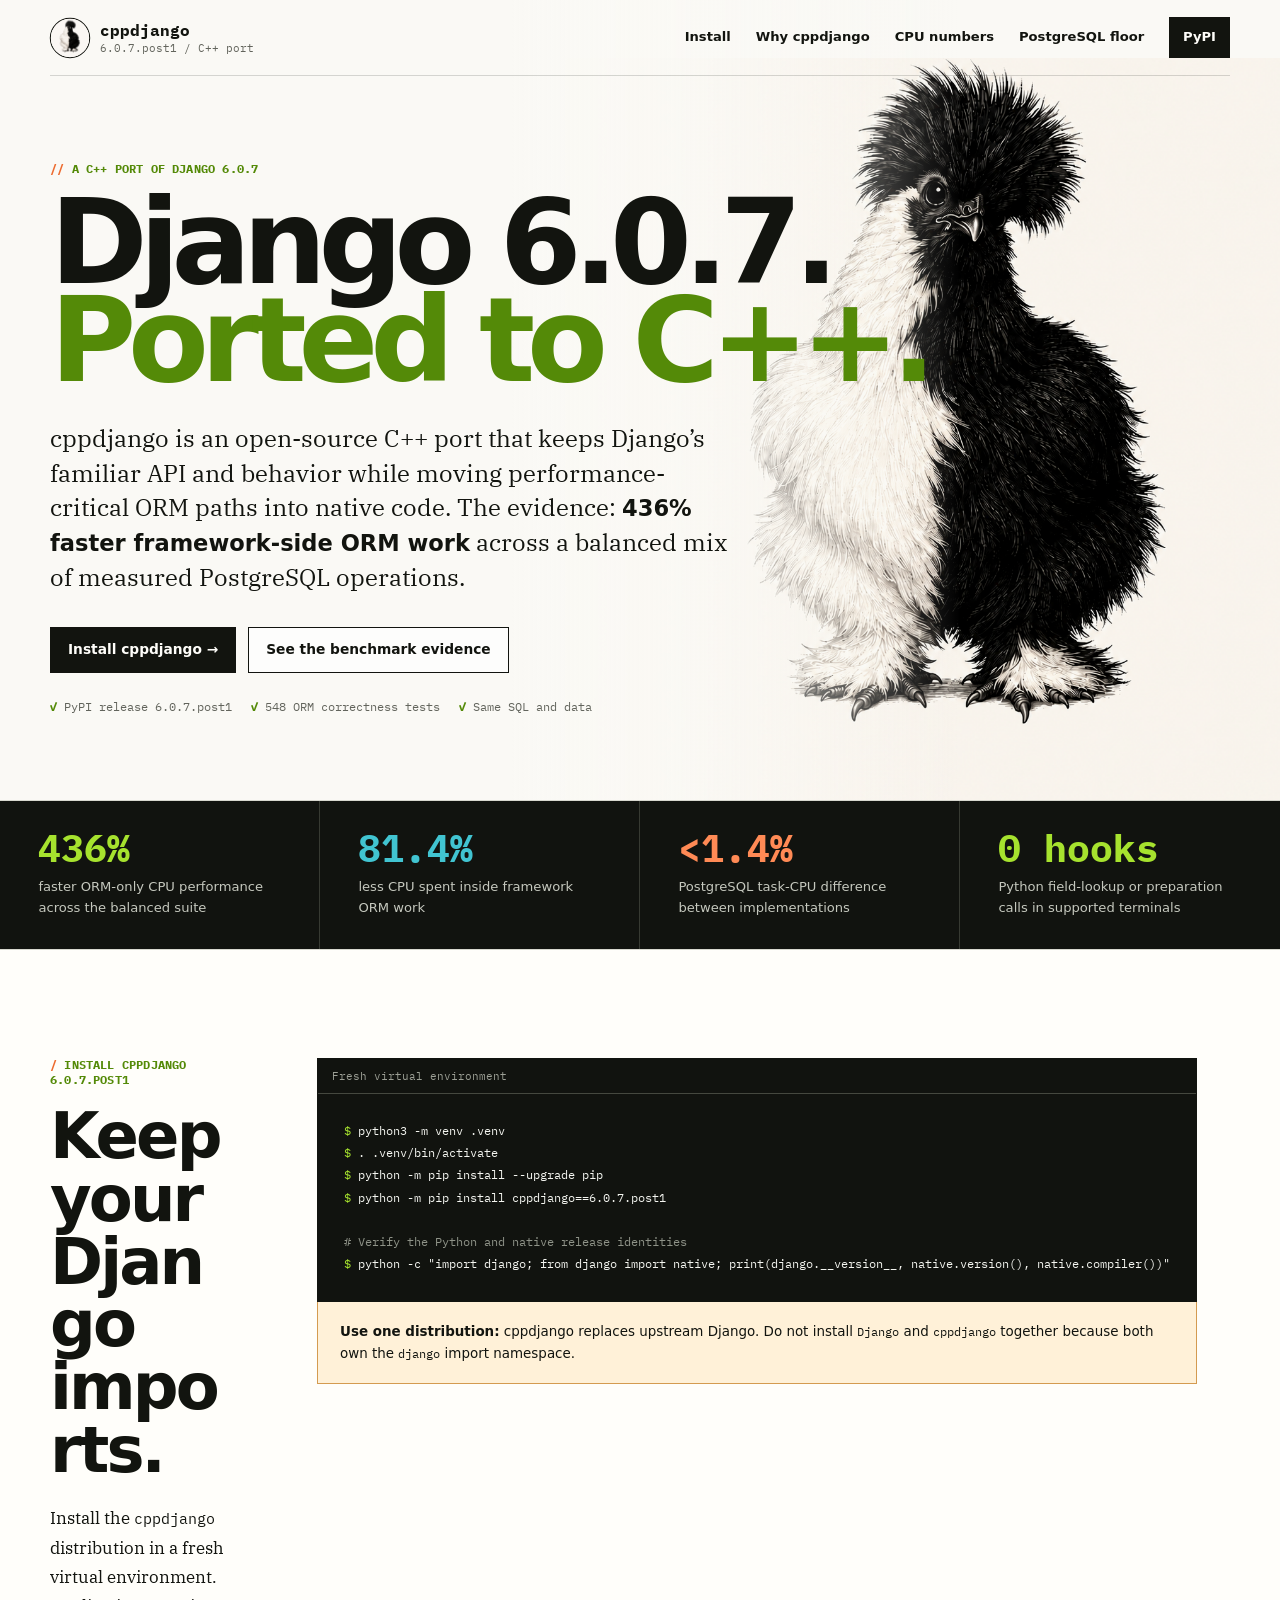
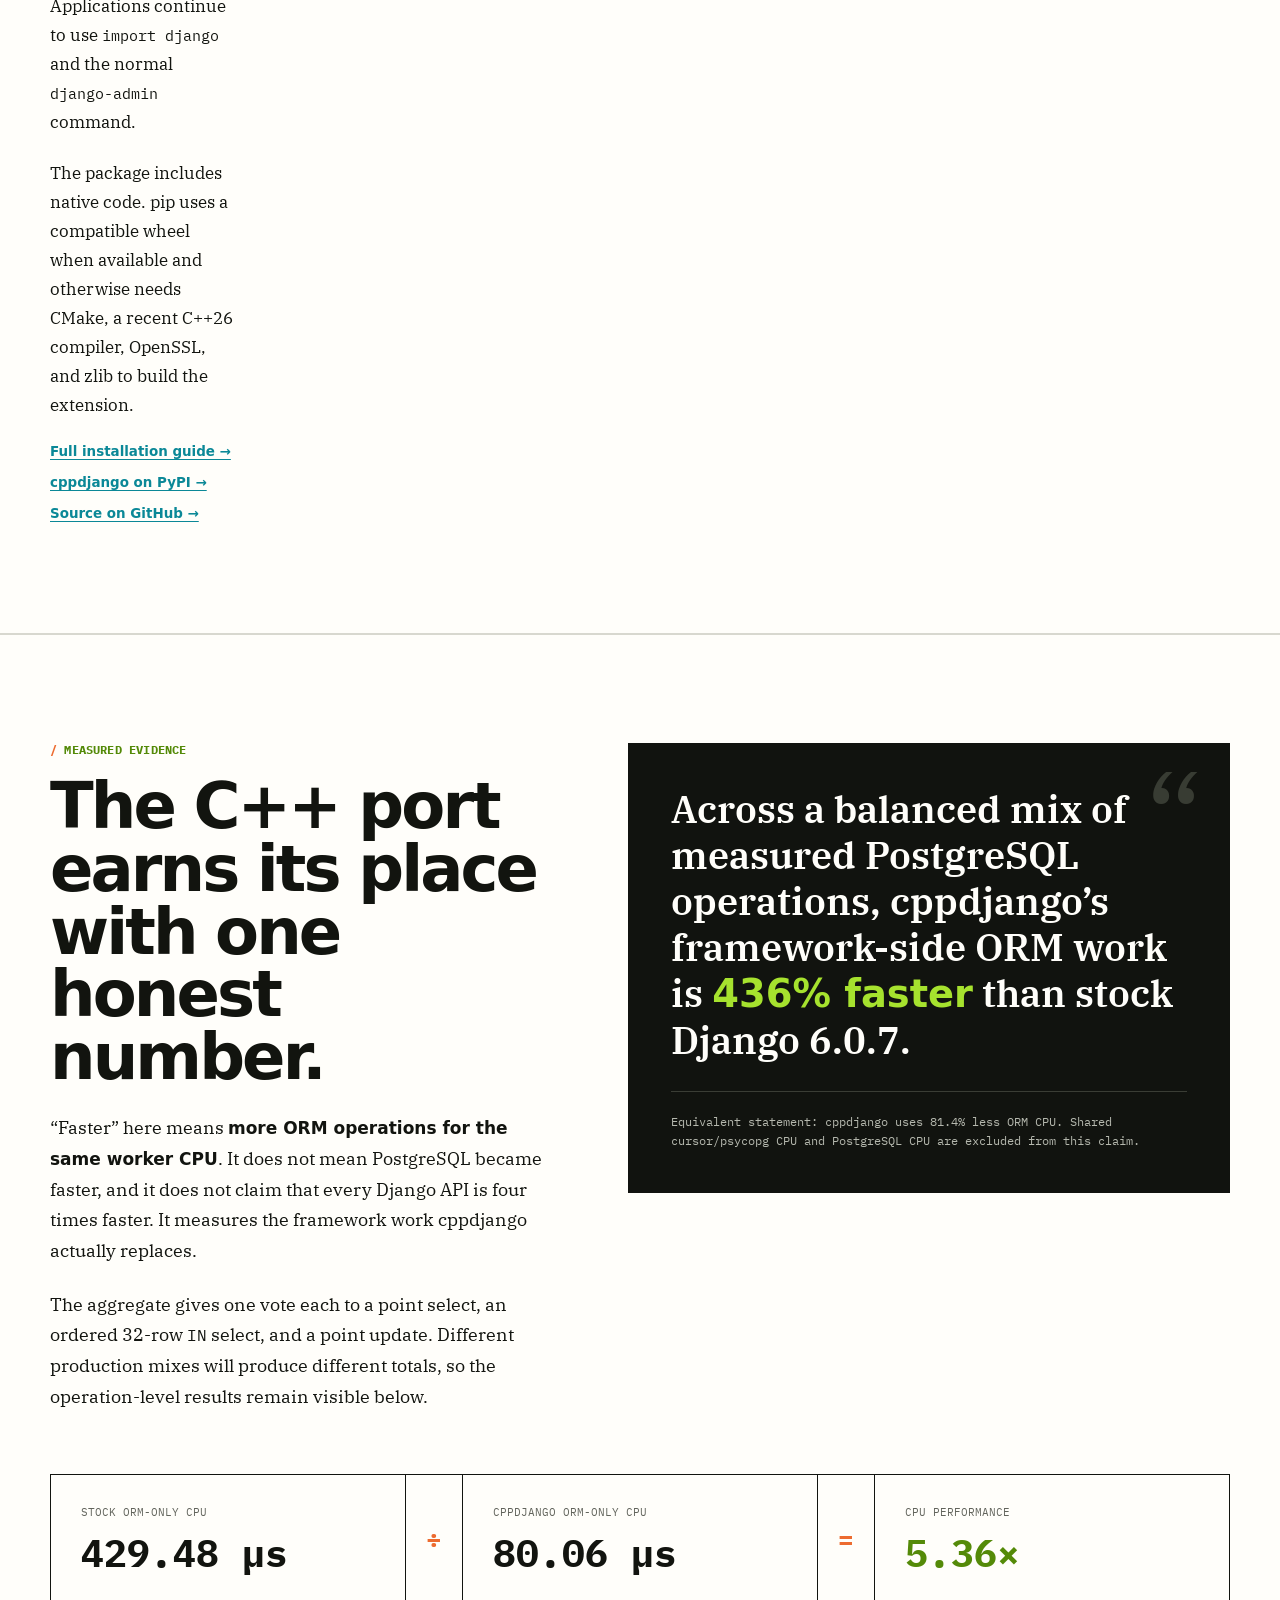
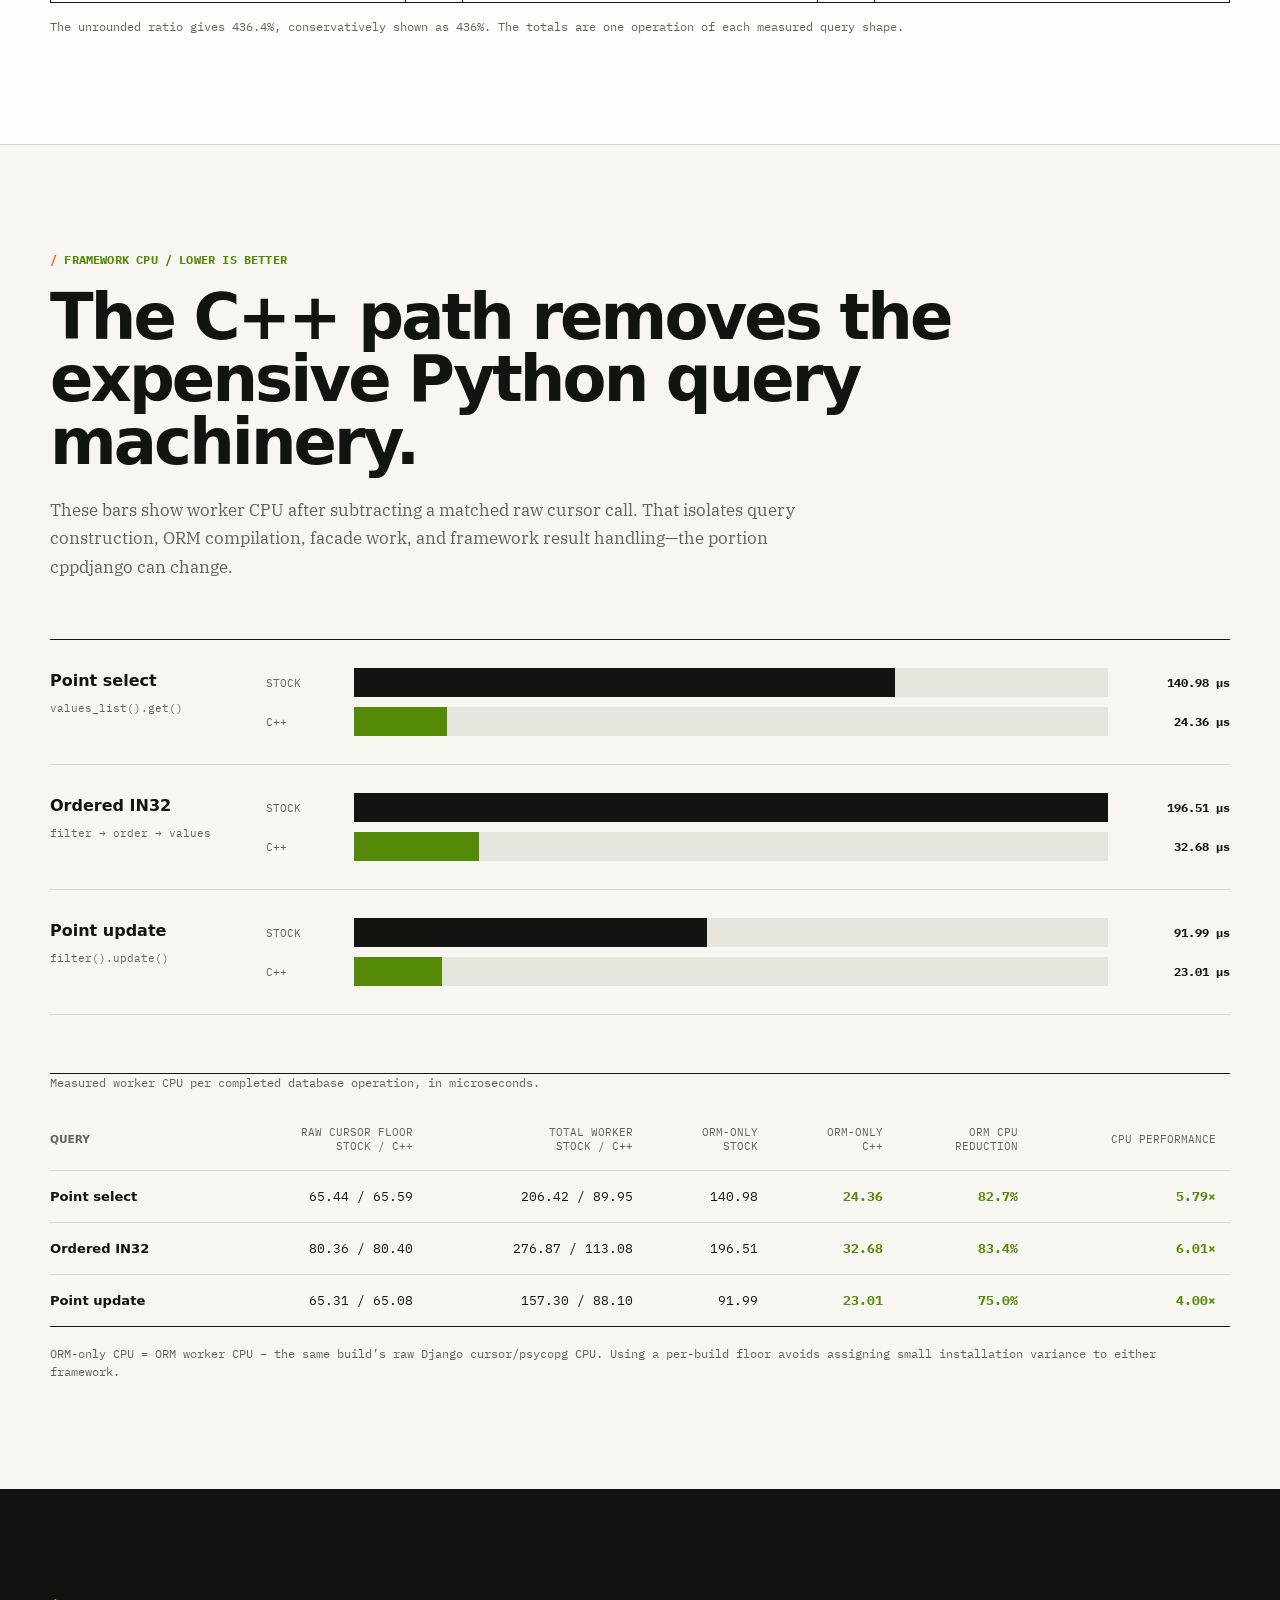
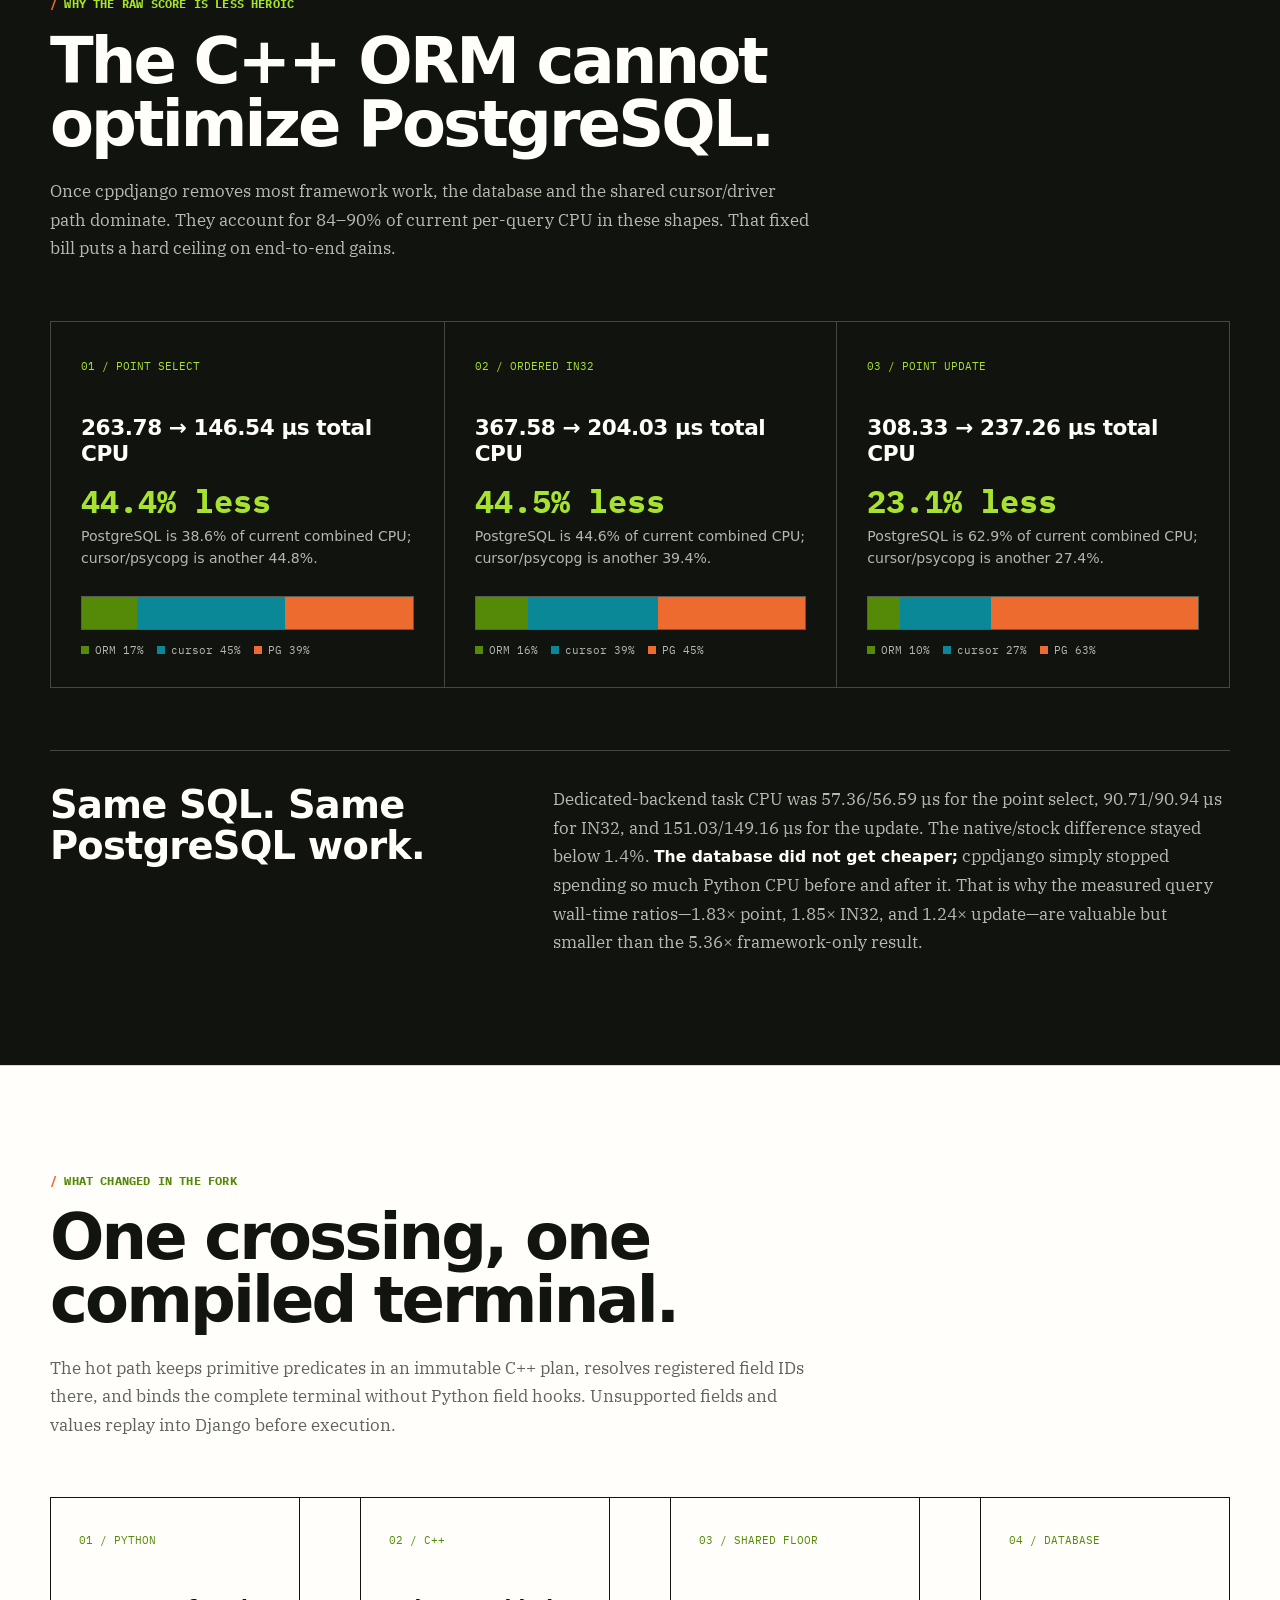
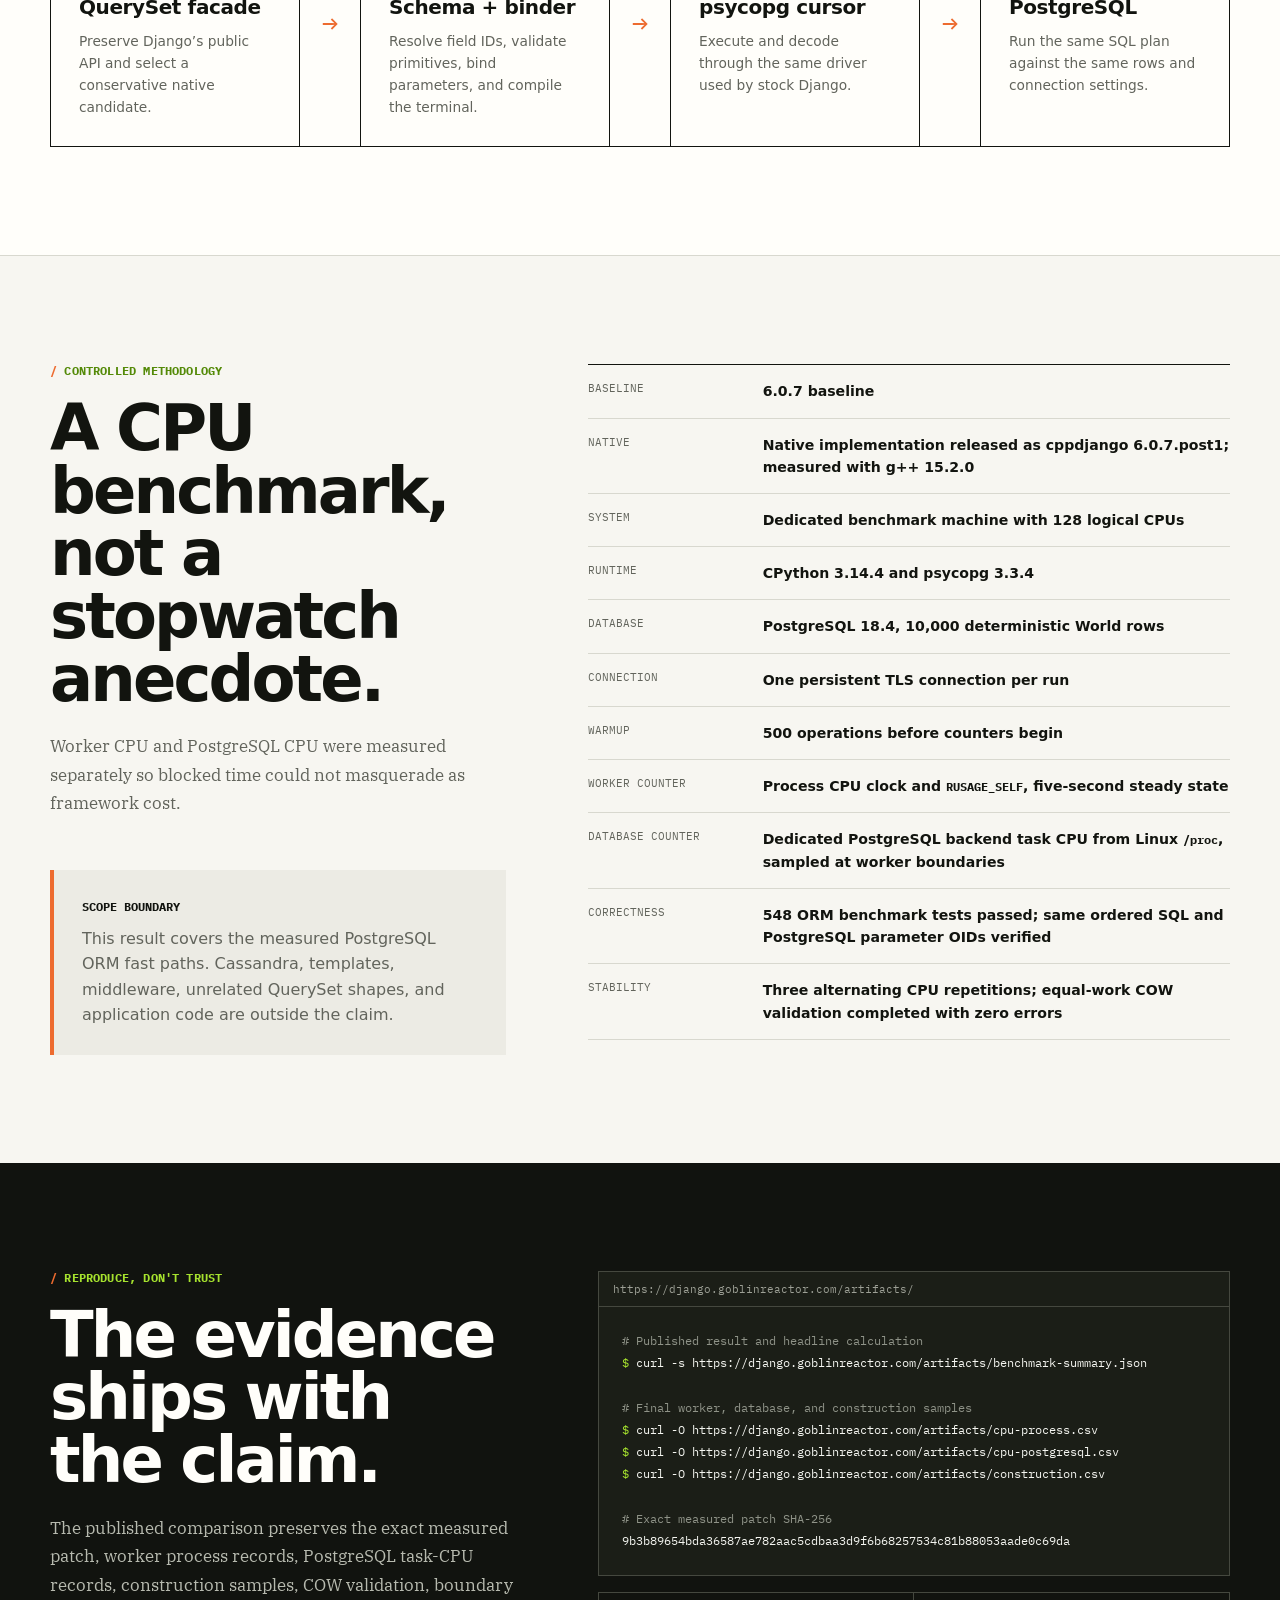
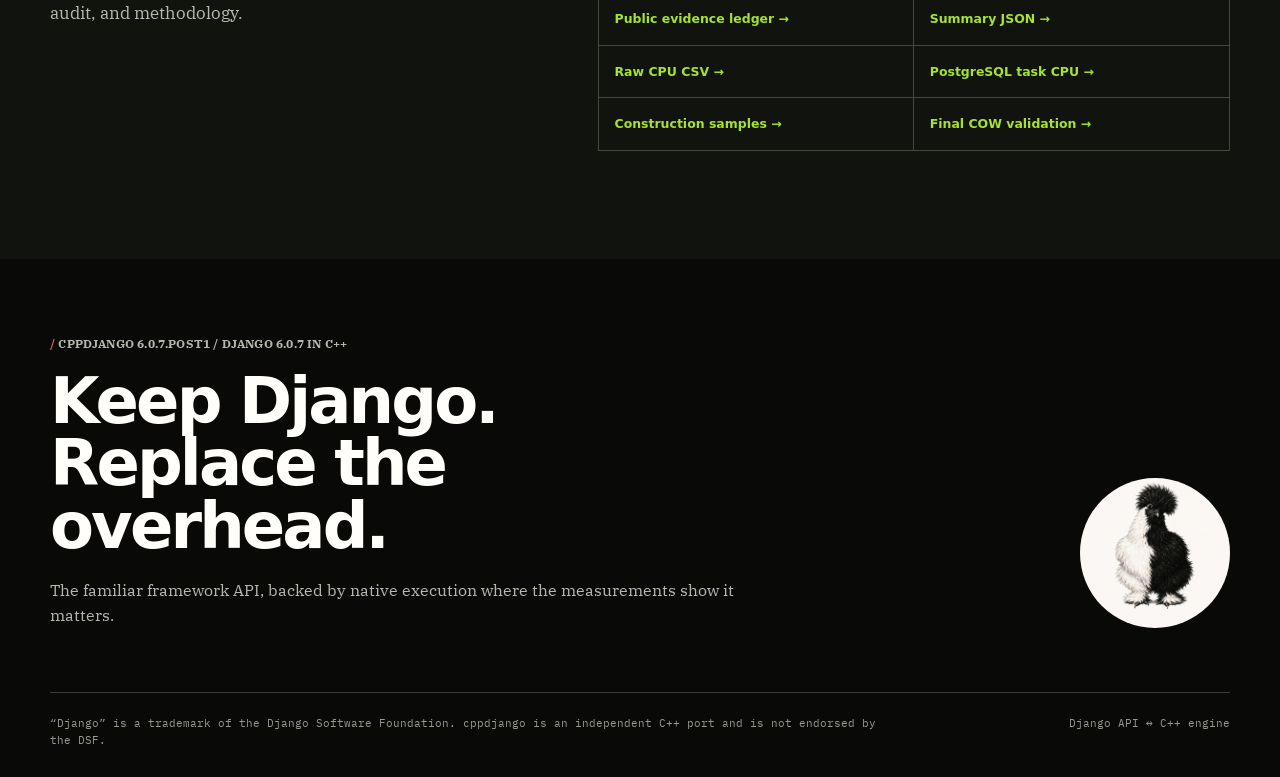
<file: html/index.html>
<!doctype html>
<html lang="en">
<head>
  <meta charset="utf-8">
  <meta name="viewport" content="width=device-width, initial-scale=1">
  <meta name="description" content="cppdjango is a C++ port of Django 6.0.7 that keeps the familiar framework API while moving performance-critical ORM paths into native code.">
  <meta name="theme-color" content="#11130f">
  <meta property="og:title" content="cppdjango — Django 6.0.7, powered by C++">
  <meta property="og:description" content="The familiar Django framework with performance-critical paths rebuilt in C++, backed by reproducible CPU evidence.">
  <meta property="og:url" content="https://django.goblinreactor.com/">
  <meta property="og:image" content="https://django.goblinreactor.com/goblin.png">
  <meta name="twitter:card" content="summary_large_image">
  <link rel="canonical" href="https://django.goblinreactor.com/">
  <link rel="preconnect" href="https://fonts.googleapis.com">
  <link rel="preconnect" href="https://fonts.gstatic.com" crossorigin>
  <link href="https://fonts.googleapis.com/css2?family=IBM+Plex+Mono:wght@400;500;600;700&amp;family=IBM+Plex+Serif:wght@400;500;600;700&amp;display=swap" rel="stylesheet">
  <link rel="icon" href="goblin.png" type="image/png" sizes="1254x1254">
  <link rel="apple-touch-icon" href="goblin.png">
  <title>cppdjango — A C++ port of Django 6.0.7</title>
  <style>
    :root {
      color-scheme: light;
      --ink: #12140f;
      --paper: #f7f6f1;
      --white: #fffefa;
      --muted: #62645c;
      --line: #d8d8cf;
      --acid: #a6e22e;
      --acid-dark: #548a08;
      --cyan: #0b8897;
      --orange: #ed6b2f;
      --dark: #11130f;
      --dark-soft: #1b1e17;
      --mono: "IBM Plex Mono", "SFMono-Regular", Consolas, "Liberation Mono", monospace;
      --sans: Inter, ui-sans-serif, system-ui, -apple-system, BlinkMacSystemFont, "Segoe UI", sans-serif;
      --serif: "IBM Plex Serif", Georgia, "Times New Roman", serif;
      --max: 1180px;
    }

    * { box-sizing: border-box; }
    html { scroll-behavior: smooth; overflow-x: hidden; background: var(--dark); }
    body {
      margin: 0;
      overflow-x: hidden;
      color: var(--ink);
      background: var(--paper);
      font: 16px/1.58 var(--sans);
    }
    ::selection { color: var(--ink); background: var(--acid); }
    a { color: inherit; text-decoration-thickness: 1px; text-underline-offset: .2em; }
    a:hover { color: var(--acid-dark); }
    img { display: block; max-width: 100%; }
    code { font-family: var(--mono); font-size: .88em; }
    :focus-visible { outline: 3px solid var(--orange); outline-offset: 3px; }
    h1, h2, h3, p, li, dd { overflow-wrap: anywhere; }

    .skip-link {
      position: fixed;
      top: 8px;
      left: 8px;
      z-index: 100;
      padding: 8px 12px;
      color: var(--ink);
      background: var(--white);
      border: 1px solid var(--ink);
      transform: translateY(-160%);
    }
    .skip-link:focus { transform: none; }

    .site-header {
      position: absolute;
      inset: 0 0 auto;
      z-index: 20;
      display: flex;
      align-items: center;
      justify-content: space-between;
      gap: 28px;
      width: min(calc(100% - 40px), var(--max));
      min-height: 76px;
      margin: 0 auto;
      border-bottom: 1px solid rgba(18, 20, 15, .16);
    }
    .brand {
      display: inline-flex;
      align-items: center;
      gap: 10px;
      color: var(--ink);
      font-weight: 850;
      text-decoration: none;
    }
    .brand:hover { color: var(--ink); }
    .brand-mark {
      flex: 0 0 40px;
      width: 40px;
      height: 40px;
      overflow: hidden;
      border: 1px solid var(--ink);
      border-radius: 50%;
      background: var(--white);
      object-fit: cover;
      transform: scale(1.01);
    }
    .brand strong,
    .brand small { display: block; }
    .brand strong { font: 800 .98rem/1.15 var(--mono); }
    .brand small { margin-top: 3px; color: var(--muted); font: .66rem/1.2 var(--mono); }
    .nav { display: flex; align-items: center; justify-content: flex-end; gap: 8px 25px; }
    .nav a { font-size: .82rem; font-weight: 750; text-decoration: none; }
    .nav-cta { padding: 9px 13px; color: var(--white); background: var(--ink); border: 1px solid var(--ink); }
    .nav-cta:hover { color: var(--white); background: var(--orange); border-color: var(--orange); }

    .hero {
      position: relative;
      min-height: min(800px, 92vh);
      overflow: hidden;
      background: #faf9f5;
      border-bottom: 1px solid var(--line);
    }
    .hero-goblin {
      position: absolute;
      z-index: 0;
      top: 58px;
      right: max(-100px, calc((100vw - var(--max)) / 2 - 125px));
      width: min(64vw, 790px);
      height: calc(100% - 58px);
      object-fit: cover;
      object-position: 50% 46%;
      mix-blend-mode: multiply;
      filter: contrast(1.02);
    }
    .hero::after {
      content: "";
      position: absolute;
      inset: 0;
      z-index: 1;
      pointer-events: none;
      background: linear-gradient(90deg, #faf9f5 0%, #faf9f5 40%, rgba(250, 249, 245, .86) 53%, rgba(250, 249, 245, 0) 75%);
    }
    .hero-inner {
      position: relative;
      z-index: 2;
      display: flex;
      min-height: min(800px, 92vh);
      flex-direction: column;
      align-items: flex-start;
      justify-content: center;
      width: min(calc(100% - 40px), var(--max));
      padding: 145px 0 68px;
      margin: 0 auto;
    }
    .eyebrow,
    .section-label {
      margin: 0 0 18px;
      color: var(--acid-dark);
      font: 750 .76rem/1.2 var(--mono);
      letter-spacing: .015em;
      text-transform: uppercase;
    }
    .eyebrow::before { content: "// "; color: var(--orange); }
    .section-label::before { content: "/ "; color: var(--orange); }
    .hero h1 {
      max-width: 810px;
      margin: 0;
      font: 900 clamp(4.1rem, 9.2vw, 8.2rem)/.83 var(--sans);
      letter-spacing: -.07em;
    }
    .hero h1 em { color: var(--acid-dark); font-style: normal; white-space: nowrap; }
    .hero-subhead {
      width: min(100%, 690px);
      margin: 31px 0 0;
      font: 400 clamp(1.12rem, 2vw, 1.5rem)/1.45 var(--serif);
    }
    .hero-subhead strong { font-family: var(--sans); font-size: .94em; }
    .hero-actions { display: flex; flex-wrap: wrap; gap: 12px; margin-top: 32px; }
    .button {
      display: inline-flex;
      min-height: 46px;
      align-items: center;
      justify-content: center;
      padding: 10px 17px;
      border: 1px solid var(--ink);
      font-size: .86rem;
      font-weight: 780;
      line-height: 1.25;
      text-decoration: none;
    }
    .button.primary { color: var(--white); background: var(--ink); }
    .button.primary:hover { color: var(--white); background: var(--acid-dark); border-color: var(--acid-dark); }
    .button.secondary { background: rgba(255, 255, 255, .72); }
    .button.secondary:hover { color: var(--cyan); background: var(--white); }
    .hero-note {
      display: flex;
      flex-wrap: wrap;
      gap: 8px 19px;
      max-width: 700px;
      margin: 25px 0 0;
      color: var(--muted);
      font: .72rem/1.5 var(--mono);
    }
    .hero-note span::before { content: "✓ "; color: var(--acid-dark); font-weight: 900; }

    .proof-strip { color: var(--white); background: var(--dark); }
    .metric-grid {
      display: grid;
      grid-template-columns: repeat(4, minmax(0, 1fr));
      width: min(100%, 1440px);
      margin: 0 auto;
    }
    .metric { min-width: 0; min-height: 148px; padding: 28px clamp(20px, 3vw, 48px); border-right: 1px solid #373a32; }
    .metric:last-child { border-right: 0; }
    .metric strong { display: block; color: var(--acid); font: 850 clamp(1.75rem, 3vw, 2.7rem)/1 var(--mono); }
    .metric:nth-child(2) strong { color: #41c4d1; }
    .metric:nth-child(3) strong { color: #ff8a55; }
    .metric span { display: block; margin-top: 10px; color: #c5c8be; font-size: .82rem; }

    .section { padding: 108px max(20px, calc((100vw - var(--max)) / 2)); }
    .section-inner { width: min(calc(100% - 40px), var(--max)); margin: 0 auto; }
    .section-heading { max-width: 920px; margin-bottom: 54px; }
    .section-title,
    h2 { margin: 0; font: 830 clamp(2.35rem, 5vw, 4.8rem)/.98 var(--sans); letter-spacing: -.045em; }
    h3 { margin: 0 0 12px; font: 800 1.25rem/1.2 var(--sans); letter-spacing: -.02em; }
    p { margin: 0; }
    .section-intro { max-width: 760px; margin: 22px 0 0; color: var(--muted); font: 1.08rem/1.65 var(--serif); }
    .band { background: var(--white); border-block: 1px solid var(--line); }

    .install-layout { display: grid; grid-template-columns: .85fr 1.15fr; gap: 80px; align-items: start; }
    .install-copy > p:not(.section-label) { margin-top: 22px; font: 1.08rem/1.68 var(--serif); }
    .install-terminal { overflow: hidden; color: var(--white); border: 1px solid var(--ink); background: var(--dark); }
    .install-terminal pre { padding: 26px; }
    .install-notice { padding: 19px 22px; color: var(--ink); background: #fff1d8; border: 1px solid #d49b50; border-top: 0; font-size: .84rem; }
    .install-links { display: flex; flex-wrap: wrap; gap: 10px 22px; margin-top: 22px; }
    .install-links a { color: var(--cyan); font-size: .84rem; font-weight: 780; }

    .claim-layout { display: grid; grid-template-columns: .9fr 1.1fr; gap: 86px; align-items: start; }
    .claim-copy > p:not(.section-label) { margin-top: 23px; font: 1.13rem/1.7 var(--serif); }
    .claim-copy strong { font-family: var(--sans); font-size: .94em; }
    .quote-card { position: relative; padding: 42px; color: var(--white); background: var(--dark); border: 1px solid var(--dark); }
    .quote-card::before { content: "“"; position: absolute; top: 12px; right: 26px; color: #383c33; font: 8rem/1 var(--serif); }
    blockquote { position: relative; margin: 0; font: 600 clamp(1.55rem, 3vw, 2.45rem)/1.2 var(--serif); }
    blockquote strong { color: var(--acid); font-family: var(--sans); }
    .quote-note { margin-top: 28px; padding-top: 20px; color: #b5b8ae; border-top: 1px solid #3a3d35; font: .72rem/1.65 var(--mono); }

    .formula {
      display: grid;
      grid-template-columns: 1fr auto 1fr auto 1fr;
      align-items: stretch;
      margin-top: 62px;
      border: 1px solid var(--ink);
      background: var(--white);
    }
    .formula-cell { min-width: 0; padding: 30px; }
    .formula-cell small { display: block; color: var(--muted); font: .68rem/1.4 var(--mono); text-transform: uppercase; }
    .formula-cell strong { display: block; margin-top: 14px; color: var(--ink); font: 850 clamp(1.55rem, 3vw, 2.6rem)/1 var(--mono); }
    .formula-cell.result strong { color: var(--acid-dark); }
    .formula-op { display: grid; min-width: 58px; place-items: center; color: var(--orange); border-inline: 1px solid var(--ink); font: 700 1.6rem var(--mono); }
    .formula-caption { margin: 15px 0 0; color: var(--muted); font: .72rem/1.55 var(--mono); }

    .bars { margin-top: 58px; border-top: 1px solid var(--ink); }
    .bar-group { display: grid; grid-template-columns: 190px 1fr; gap: 26px; padding: 28px 0; border-bottom: 1px solid var(--line); }
    .bar-title strong { display: block; font-size: 1rem; }
    .bar-title span { display: block; margin-top: 7px; color: var(--muted); font: .7rem/1.4 var(--mono); }
    .bar-row { display: grid; grid-template-columns: 76px 1fr 110px; gap: 12px; align-items: center; }
    .bar-row + .bar-row { margin-top: 10px; }
    .bar-label { color: var(--muted); font: .69rem var(--mono); text-transform: uppercase; }
    .bar-track { height: 29px; background: #e5e4dd; }
    .bar-fill { height: 100%; transform-origin: left; animation: grow .8s ease-out both; }
    .stock .bar-fill { width: var(--width); background: var(--ink); }
    .native .bar-fill { width: var(--width); background: var(--acid-dark); }
    .bar-value { text-align: right; font: 700 .76rem var(--mono); }
    @keyframes grow { from { transform: scaleX(0); } }

    .table-wrap { margin-top: 58px; overflow-x: auto; border-block: 1px solid var(--ink); }
    table { width: 100%; min-width: 880px; border-collapse: collapse; }
    caption { padding: 0 0 16px; color: var(--muted); font: .72rem/1.5 var(--mono); text-align: left; }
    th,
    td { padding: 17px 14px; border-bottom: 1px solid var(--line); text-align: right; font: .82rem var(--mono); }
    th:first-child,
    td:first-child { padding-left: 0; text-align: left; font-family: var(--sans); font-weight: 760; }
    th { color: var(--muted); font-size: .66rem; text-transform: uppercase; }
    td.winner { color: var(--acid-dark); font-weight: 900; }
    tr:last-child td { border-bottom: 0; }
    .table-note { margin: 18px 0 0; color: var(--muted); font: .72rem/1.6 var(--mono); }

    .reality { color: var(--white); background: var(--dark); }
    .reality .section-label { color: var(--acid); }
    .reality .section-intro { color: #b7baaf; }
    .reality-grid { display: grid; grid-template-columns: repeat(3, minmax(0, 1fr)); margin-top: 58px; border: 1px solid #45483f; }
    .reality-card { min-width: 0; padding: 30px; }
    .reality-card + .reality-card { border-left: 1px solid #45483f; }
    .reality-card small { color: var(--acid); font: .7rem/1.4 var(--mono); text-transform: uppercase; }
    .reality-card h3 { margin-top: 38px; color: var(--white); font-size: 1.35rem; }
    .total-change { display: block; margin: 18px 0 8px; color: var(--acid); font: 850 2rem/1 var(--mono); }
    .reality-card p { color: #b5b8ae; font-size: .88rem; }
    .stack {
      display: flex;
      height: 34px;
      margin-top: 26px;
      overflow: hidden;
      border: 1px solid #585c51;
    }
    .stack span:nth-child(1) { width: var(--orm); background: var(--acid-dark); }
    .stack span:nth-child(2) { width: var(--driver); background: var(--cyan); }
    .stack span:nth-child(3) { width: var(--postgres); background: var(--orange); }
    .stack-legend { display: flex; flex-wrap: wrap; gap: 8px 13px; margin-top: 13px; color: #b5b8ae; font: .66rem/1.4 var(--mono); }
    .stack-legend span::before { content: ""; display: inline-block; width: 8px; height: 8px; margin-right: 6px; }
    .stack-legend .orm::before { background: var(--acid-dark); }
    .stack-legend .driver::before { background: var(--cyan); }
    .stack-legend .postgres::before { background: var(--orange); }
    .reality-callout { display: grid; grid-template-columns: .78fr 1.22fr; gap: 70px; align-items: start; margin-top: 62px; padding-top: 34px; border-top: 1px solid #45483f; }
    .reality-callout h3 { color: var(--white); font: 820 clamp(1.8rem, 3vw, 2.8rem)/1.05 var(--sans); }
    .reality-callout p { color: #b7baaf; font: 1.05rem/1.7 var(--serif); }
    .reality-callout strong { color: var(--white); font-family: var(--sans); font-size: .93em; }

    .path-diagram {
      display: grid;
      grid-template-columns: 1fr 62px 1fr 62px 1fr 62px 1fr;
      align-items: stretch;
      margin-top: 58px;
      border: 1px solid var(--ink);
      background: var(--white);
    }
    .path-step { min-height: 205px; padding: 28px; }
    .path-step small { color: var(--acid-dark); font: .7rem var(--mono); }
    .path-step h3 { margin-top: 44px; }
    .path-step p { color: var(--muted); font-size: .86rem; }
    .path-arrow { display: grid; place-items: center; color: var(--orange); border-inline: 1px solid var(--ink); font: 1.7rem var(--mono); }

    .method-grid { display: grid; grid-template-columns: .83fr 1.17fr; gap: 82px; align-items: start; }
    .method-list { margin: 0; padding: 0; list-style: none; border-top: 1px solid var(--ink); }
    .method-list li { display: grid; grid-template-columns: 155px 1fr; gap: 20px; padding: 15px 0; border-bottom: 1px solid var(--line); }
    .method-list b { color: var(--muted); font: .68rem/1.5 var(--mono); text-transform: uppercase; }
    .method-list span { font-size: .88rem; font-weight: 650; }
    .honesty { margin-top: 52px; padding: 28px; background: #ecebe4; border-left: 4px solid var(--orange); }
    .honesty strong { display: block; font: 800 .78rem var(--mono); text-transform: uppercase; }
    .honesty p { margin-top: 12px; color: var(--muted); }

    .artifacts { color: var(--white); background: var(--dark); }
    .artifacts .section-label { color: var(--acid); }
    .artifact-layout { display: grid; grid-template-columns: .85fr 1.15fr; gap: 80px; align-items: start; }
    .artifact-layout h2 { color: var(--white); }
    .artifact-layout .section-intro { color: #b7baaf; }
    .terminal { overflow: hidden; border: 1px solid #45483f; background: var(--dark-soft); }
    .terminal-head { padding: 10px 14px; color: #9da096; border-bottom: 1px solid #45483f; font: .68rem var(--mono); }
    pre { margin: 0; padding: 23px; overflow-x: auto; color: #f5f6f1; font: .75rem/1.85 var(--mono); }
    .prompt { color: var(--acid); }
    .comment { color: #8f9388; }
    .artifact-links { display: grid; grid-template-columns: 1fr 1fr; margin-top: 16px; border: 1px solid #45483f; }
    .artifact-links a { padding: 16px; color: var(--acid); border-right: 1px solid #45483f; border-bottom: 1px solid #45483f; font-size: .78rem; font-weight: 760; text-decoration: none; }
    .artifact-links a:nth-child(2n) { border-right: 0; }
    .artifact-links a:nth-last-child(-n+2) { border-bottom: 0; }
    .artifact-links a:hover { color: var(--ink); background: var(--acid); }

    footer { padding: 58px max(20px, calc((100vw - var(--max)) / 2)) 28px; color: var(--white); background: #090a08; }
    .footer-top { display: flex; align-items: flex-end; justify-content: space-between; gap: 60px; }
    .footer-brand { max-width: 730px; }
    .footer-brand h2 { color: var(--white); font-size: clamp(2.2rem, 5vw, 4.6rem); }
    .footer-brand p { margin-top: 20px; color: #b5b8ae; font-family: var(--serif); }
    .footer-mascot { width: 150px; height: 150px; border-radius: 50%; object-fit: cover; mix-blend-mode: screen; }
    .footer-bottom { display: flex; justify-content: space-between; gap: 25px; margin-top: 64px; padding-top: 22px; color: #96998f; border-top: 1px solid #3a3d35; font: .68rem/1.55 var(--mono); }
    .footer-bottom p { max-width: 840px; }

    @media (max-width: 980px) {
      .nav a:not(.nav-cta) { display: none; }
      .hero { min-height: 760px; }
      .hero-inner { min-height: 760px; justify-content: flex-start; padding-top: 132px; }
      .hero-goblin { top: auto; right: -70px; bottom: -105px; width: 600px; height: 600px; opacity: .76; }
      .hero::after { background: linear-gradient(180deg, #faf9f5 0%, #faf9f5 52%, rgba(250, 249, 245, .4) 74%, rgba(250, 249, 245, 0) 100%); }
      .hero h1 { font-size: clamp(3.9rem, 13vw, 7.2rem); }
      .claim-layout,
      .install-layout,
      .method-grid,
      .artifact-layout,
      .reality-callout { grid-template-columns: 1fr; gap: 48px; }
      .reality-grid { grid-template-columns: 1fr; }
      .reality-card + .reality-card { border-top: 1px solid #45483f; border-left: 0; }
      .path-diagram { grid-template-columns: 1fr; }
      .path-arrow { min-height: 52px; border-inline: 0; border-block: 1px solid var(--ink); transform: rotate(90deg); }
      .path-step { min-height: 165px; }
      .path-step h3 { margin-top: 28px; }
    }

    @media (max-width: 720px) {
      .site-header { width: min(calc(100% - 28px), var(--max)); }
      .brand small { display: none; }
      .nav-cta { padding: 8px 10px; font-size: .72rem !important; }
      .hero-inner { width: min(calc(100% - 28px), var(--max)); }
      .hero h1 { max-width: 95%; font-size: clamp(3.45rem, 17vw, 5.5rem); line-height: .87; }
      .hero h1 em { white-space: normal; }
      .hero-subhead { font-size: 1.08rem; }
      .hero-goblin { right: -80px; bottom: -68px; width: 470px; height: 470px; }
      .metric-grid { grid-template-columns: 1fr 1fr; }
      .metric { min-height: 132px; border-bottom: 1px solid #373a32; }
      .metric:nth-child(2n) { border-right: 0; }
      .metric:nth-last-child(-n+2) { border-bottom: 0; }
      .section { padding-top: 82px; padding-bottom: 82px; }
      .section-inner { width: min(calc(100% - 28px), var(--max)); }
      .quote-card { padding: 30px 24px; }
      .formula { grid-template-columns: 1fr; }
      .formula-op { min-height: 48px; border: 0; border-block: 1px solid var(--ink); }
      .bar-group { grid-template-columns: 1fr; gap: 18px; }
      .bar-row { grid-template-columns: 66px 1fr 88px; }
      .method-list li { grid-template-columns: 1fr; gap: 7px; }
      .artifact-links { grid-template-columns: 1fr; }
      .artifact-links a { border-right: 0; }
      .artifact-links a:nth-last-child(2) { border-bottom: 1px solid #45483f; }
      .footer-top { align-items: flex-start; flex-direction: column; }
      .footer-mascot { width: 110px; height: 110px; }
      .footer-bottom { flex-direction: column; }
    }

    @media (prefers-reduced-motion: reduce) {
      html { scroll-behavior: auto; }
      .bar-fill { animation: none; }
    }

    @media print {
      .site-header,
      .hero-goblin,
      .hero-actions,
      .footer-mascot { display: none; }
      .hero,
      .hero-inner { min-height: auto; }
      .hero-inner { padding-top: 40px; }
      .section { padding-block: 45px; }
      .reality,
      .artifacts,
      footer { color: var(--ink); background: var(--white); }
    }
  </style>
</head>
<body>
  <a class="skip-link" href="#main">Skip to cppdjango</a>

  <header class="site-header" id="home">
    <a class="brand" href="#home" aria-label="cppdjango home">
      <img class="brand-mark" src="goblin.png" alt="" width="40" height="40">
      <span>
        <strong>cppdjango</strong>
        <small>6.0.7.post1 / C++ port</small>
      </span>
    </a>
    <nav class="nav" aria-label="Primary navigation">
      <a href="#install">Install</a>
      <a href="#claim">Why cppdjango</a>
      <a href="#numbers">CPU numbers</a>
      <a href="#reality">PostgreSQL floor</a>
      <a class="nav-cta" href="https://pypi.org/project/cppdjango/">PyPI</a>
    </nav>
  </header>

  <main id="main">
    <section class="hero">
      <img class="hero-goblin" src="goblin.png" alt="A black and white silkie chicken, the cppdjango mascot" width="1254" height="1254">
      <div class="hero-inner">
        <p class="eyebrow">A C++ port of Django 6.0.7</p>
        <h1>Django 6.0.7. <em>Ported to C++.</em></h1>
        <p class="hero-subhead">
          cppdjango is an open-source C++ port that keeps Django’s familiar API and behavior while moving
          performance-critical ORM paths into native code. The evidence:
          <strong>436% faster framework-side ORM work</strong> across a balanced
          mix of measured PostgreSQL operations.
        </p>
        <div class="hero-actions">
          <a class="button primary" href="#install">Install cppdjango →</a>
          <a class="button secondary" href="#numbers">See the benchmark evidence</a>
        </div>
        <div class="hero-note" aria-label="Project and measurement details">
          <span>PyPI release 6.0.7.post1</span>
          <span>548 ORM correctness tests</span>
          <span>Same SQL and data</span>
        </div>
      </div>
    </section>

    <section class="proof-strip" aria-label="Measured highlights">
      <div class="metric-grid">
        <div class="metric"><strong>436%</strong><span>faster ORM-only CPU performance across the balanced suite</span></div>
        <div class="metric"><strong>81.4%</strong><span>less CPU spent inside framework ORM work</span></div>
        <div class="metric"><strong>&lt;1.4%</strong><span>PostgreSQL task-CPU difference between implementations</span></div>
        <div class="metric"><strong>0 hooks</strong><span>Python field-lookup or preparation calls in supported terminals</span></div>
      </div>
    </section>

    <section class="section band" id="install">
      <div class="install-layout">
        <div class="install-copy">
          <p class="section-label">Install cppdjango 6.0.7.post1</p>
          <h2>Keep your Django imports.</h2>
          <p>
            Install the <code>cppdjango</code> distribution in a fresh virtual
            environment. Applications continue to use <code>import django</code>
            and the normal <code>django-admin</code> command.
          </p>
          <p>
            The package includes native code. pip uses a compatible wheel when
            available and otherwise needs CMake, a recent C++26 compiler,
            OpenSSL, and zlib to build the extension.
          </p>
          <div class="install-links">
            <a href="install/">Full installation guide →</a>
            <a href="https://pypi.org/project/cppdjango/">cppdjango on PyPI →</a>
            <a href="https://github.com/adamdeprince/cppdjango">Source on GitHub →</a>
          </div>
        </div>
        <div>
          <div class="install-terminal" aria-label="cppdjango installation commands">
            <div class="terminal-head">Fresh virtual environment</div>
            <pre><span class="prompt">$</span> python3 -m venv .venv
<span class="prompt">$</span> . .venv/bin/activate
<span class="prompt">$</span> python -m pip install --upgrade pip
<span class="prompt">$</span> python -m pip install cppdjango==6.0.7.post1

<span class="comment"># Verify the Python and native release identities</span>
<span class="prompt">$</span> python -c "import django; from django import native; print(django.__version__, native.version(), native.compiler())"</pre>
          </div>
          <p class="install-notice">
            <strong>Use one distribution:</strong> cppdjango replaces upstream
            Django. Do not install <code>Django</code> and <code>cppdjango</code>
            together because both own the <code>django</code> import namespace.
          </p>
        </div>
      </div>
    </section>

    <section class="section band" id="claim">
      <div class="claim-layout">
        <div class="claim-copy">
          <p class="section-label">Measured evidence</p>
          <h2>The C++ port earns its place with one honest number.</h2>
          <p>
            “Faster” here means <strong>more ORM operations for the same worker
            CPU</strong>. It does not mean PostgreSQL became faster, and it does not
            claim that every Django API is four times faster. It measures the
            framework work cppdjango actually replaces.
          </p>
          <p>
            The aggregate gives one vote each to a point select, an ordered
            32-row <code>IN</code> select, and a point update. Different production
            mixes will produce different totals, so the operation-level results
            remain visible below.
          </p>
        </div>
        <div class="quote-card">
          <blockquote>
            Across a balanced mix of measured PostgreSQL operations,
            cppdjango’s framework-side ORM work is <strong>436% faster</strong>
            than stock Django 6.0.7.
          </blockquote>
          <p class="quote-note">
            Equivalent statement: cppdjango uses 81.4% less ORM CPU. Shared
            cursor/psycopg CPU and PostgreSQL CPU are excluded from this claim.
          </p>
        </div>
      </div>

      <div class="formula" aria-label="Headline calculation">
        <div class="formula-cell">
          <small>Stock ORM-only CPU</small>
          <strong>429.48 µs</strong>
        </div>
        <div class="formula-op" aria-hidden="true">÷</div>
        <div class="formula-cell">
          <small>cppdjango ORM-only CPU</small>
          <strong>80.06 µs</strong>
        </div>
        <div class="formula-op" aria-hidden="true">=</div>
        <div class="formula-cell result">
          <small>CPU performance</small>
          <strong>5.36×</strong>
        </div>
      </div>
      <p class="formula-caption">
        The unrounded ratio gives 436.4%, conservatively shown as 436%. The totals are
        one operation of each measured query shape.
      </p>
    </section>

    <section class="section" id="numbers">
      <div class="section-heading">
        <p class="section-label">Framework CPU / lower is better</p>
        <h2>The C++ path removes the expensive Python query machinery.</h2>
        <p class="section-intro">
          These bars show worker CPU after subtracting a matched raw cursor call.
          That isolates query construction, ORM compilation, facade work, and
          framework result handling—the portion cppdjango can change.
        </p>
      </div>

      <div class="bars" role="img" aria-label="Stock and cppdjango ORM-only CPU per query. Point select: 140.98 versus 24.36 microseconds. IN32: 196.51 versus 32.68. Update: 91.99 versus 23.01.">
        <div class="bar-group">
          <div class="bar-title"><strong>Point select</strong><span>values_list().get()</span></div>
          <div>
            <div class="bar-row stock"><span class="bar-label">Stock</span><div class="bar-track"><div class="bar-fill" style="--width:71.74%"></div></div><span class="bar-value">140.98 µs</span></div>
            <div class="bar-row native"><span class="bar-label">C++</span><div class="bar-track"><div class="bar-fill" style="--width:12.40%"></div></div><span class="bar-value">24.36 µs</span></div>
          </div>
        </div>
        <div class="bar-group">
          <div class="bar-title"><strong>Ordered IN32</strong><span>filter → order → values</span></div>
          <div>
            <div class="bar-row stock"><span class="bar-label">Stock</span><div class="bar-track"><div class="bar-fill" style="--width:100%"></div></div><span class="bar-value">196.51 µs</span></div>
            <div class="bar-row native"><span class="bar-label">C++</span><div class="bar-track"><div class="bar-fill" style="--width:16.63%"></div></div><span class="bar-value">32.68 µs</span></div>
          </div>
        </div>
        <div class="bar-group">
          <div class="bar-title"><strong>Point update</strong><span>filter().update()</span></div>
          <div>
            <div class="bar-row stock"><span class="bar-label">Stock</span><div class="bar-track"><div class="bar-fill" style="--width:46.81%"></div></div><span class="bar-value">91.99 µs</span></div>
            <div class="bar-row native"><span class="bar-label">C++</span><div class="bar-track"><div class="bar-fill" style="--width:11.71%"></div></div><span class="bar-value">23.01 µs</span></div>
          </div>
        </div>
      </div>

      <div class="table-wrap">
        <table>
          <caption>Measured worker CPU per completed database operation, in microseconds.</caption>
          <thead>
            <tr>
              <th scope="col">Query</th>
              <th scope="col">Raw cursor floor<br>stock / C++</th>
              <th scope="col">Total worker<br>stock / C++</th>
              <th scope="col">ORM-only<br>stock</th>
              <th scope="col">ORM-only<br>C++</th>
              <th scope="col">ORM CPU<br>reduction</th>
              <th scope="col">CPU performance</th>
            </tr>
          </thead>
          <tbody>
            <tr>
              <td>Point select</td>
              <td>65.44 / 65.59</td>
              <td>206.42 / 89.95</td>
              <td>140.98</td>
              <td class="winner">24.36</td>
              <td class="winner">82.7%</td>
              <td class="winner">5.79×</td>
            </tr>
            <tr>
              <td>Ordered IN32</td>
              <td>80.36 / 80.40</td>
              <td>276.87 / 113.08</td>
              <td>196.51</td>
              <td class="winner">32.68</td>
              <td class="winner">83.4%</td>
              <td class="winner">6.01×</td>
            </tr>
            <tr>
              <td>Point update</td>
              <td>65.31 / 65.08</td>
              <td>157.30 / 88.10</td>
              <td>91.99</td>
              <td class="winner">23.01</td>
              <td class="winner">75.0%</td>
              <td class="winner">4.00×</td>
            </tr>
          </tbody>
        </table>
      </div>
      <p class="table-note">
        ORM-only CPU = ORM worker CPU − the same build’s raw Django cursor/psycopg
        CPU. Using a per-build floor avoids assigning small installation variance
        to either framework.
      </p>
    </section>

    <section class="section reality" id="reality">
      <div class="section-heading">
        <p class="section-label">Why the raw score is less heroic</p>
        <h2>The C++ ORM cannot optimize PostgreSQL.</h2>
        <p class="section-intro">
          Once cppdjango removes most framework work, the database and the shared
          cursor/driver path dominate. They account for 84–90% of current per-query
          CPU in these shapes. That fixed bill puts a hard ceiling on end-to-end gains.
        </p>
      </div>

      <div class="reality-grid">
        <article class="reality-card">
          <small>01 / Point select</small>
          <h3>263.78 → 146.54 µs total CPU</h3>
          <strong class="total-change">44.4% less</strong>
          <p>PostgreSQL is 38.6% of current combined CPU; cursor/psycopg is another 44.8%.</p>
          <div class="stack" style="--orm:16.63%; --driver:44.75%; --postgres:38.62%" aria-label="17 percent ORM, 45 percent cursor and psycopg, 39 percent PostgreSQL"><span></span><span></span><span></span></div>
          <div class="stack-legend"><span class="orm">ORM 17%</span><span class="driver">cursor 45%</span><span class="postgres">PG 39%</span></div>
        </article>
        <article class="reality-card">
          <small>02 / Ordered IN32</small>
          <h3>367.58 → 204.03 µs total CPU</h3>
          <strong class="total-change">44.5% less</strong>
          <p>PostgreSQL is 44.6% of current combined CPU; cursor/psycopg is another 39.4%.</p>
          <div class="stack" style="--orm:16.02%; --driver:39.41%; --postgres:44.57%" aria-label="16 percent ORM, 39 percent cursor and psycopg, 45 percent PostgreSQL"><span></span><span></span><span></span></div>
          <div class="stack-legend"><span class="orm">ORM 16%</span><span class="driver">cursor 39%</span><span class="postgres">PG 45%</span></div>
        </article>
        <article class="reality-card">
          <small>03 / Point update</small>
          <h3>308.33 → 237.26 µs total CPU</h3>
          <strong class="total-change">23.1% less</strong>
          <p>PostgreSQL is 62.9% of current combined CPU; cursor/psycopg is another 27.4%.</p>
          <div class="stack" style="--orm:9.70%; --driver:27.43%; --postgres:62.87%" aria-label="10 percent ORM, 27 percent cursor and psycopg, 63 percent PostgreSQL"><span></span><span></span><span></span></div>
          <div class="stack-legend"><span class="orm">ORM 10%</span><span class="driver">cursor 27%</span><span class="postgres">PG 63%</span></div>
        </article>
      </div>

      <div class="reality-callout">
        <h3>Same SQL. Same PostgreSQL work.</h3>
        <p>
          Dedicated-backend task CPU was 57.36/56.59 µs for the point select,
          90.71/90.94 µs for IN32, and 151.03/149.16 µs for the update. The
          native/stock difference stayed below 1.4%. <strong>The database did not get cheaper;</strong>
          cppdjango simply stopped spending so much Python CPU before and after it.
          That is why the measured query wall-time ratios—1.83× point, 1.85×
          IN32, and 1.24× update—are valuable but smaller than the 5.36×
          framework-only result.
        </p>
      </div>
    </section>

    <section class="section band">
      <div class="section-heading">
        <p class="section-label">What changed in the fork</p>
        <h2>One crossing, one compiled terminal.</h2>
        <p class="section-intro">
          The hot path keeps primitive predicates in an immutable C++ plan,
          resolves registered field IDs there, and binds the complete terminal
          without Python field hooks. Unsupported fields and values replay into
          Django before execution.
        </p>
      </div>
      <div class="path-diagram" aria-label="cppdjango ORM request path">
        <div class="path-step"><small>01 / PYTHON</small><h3>QuerySet facade</h3><p>Preserve Django’s public API and select a conservative native candidate.</p></div>
        <div class="path-arrow" aria-hidden="true">→</div>
        <div class="path-step"><small>02 / C++</small><h3>Schema + binder</h3><p>Resolve field IDs, validate primitives, bind parameters, and compile the terminal.</p></div>
        <div class="path-arrow" aria-hidden="true">→</div>
        <div class="path-step"><small>03 / SHARED FLOOR</small><h3>psycopg cursor</h3><p>Execute and decode through the same driver used by stock Django.</p></div>
        <div class="path-arrow" aria-hidden="true">→</div>
        <div class="path-step"><small>04 / DATABASE</small><h3>PostgreSQL</h3><p>Run the same SQL plan against the same rows and connection settings.</p></div>
      </div>
    </section>

    <section class="section" id="method">
      <div class="method-grid">
        <div>
          <p class="section-label">Controlled methodology</p>
          <h2>A CPU benchmark, not a stopwatch anecdote.</h2>
          <p class="section-intro">
            Worker CPU and PostgreSQL CPU were measured separately so blocked time
            could not masquerade as framework cost.
          </p>
          <div class="honesty">
            <strong>Scope boundary</strong>
            <p>This result covers the measured PostgreSQL ORM fast paths. Cassandra, templates, middleware, unrelated QuerySet shapes, and application code are outside the claim.</p>
          </div>
        </div>
        <ul class="method-list">
          <li><b>Baseline</b><span>6.0.7 baseline</span></li>
          <li><b>Native</b><span>Native implementation released as cppdjango 6.0.7.post1; measured with g++ 15.2.0</span></li>
          <li><b>System</b><span>Dedicated benchmark machine with 128 logical CPUs</span></li>
          <li><b>Runtime</b><span>CPython 3.14.4 and psycopg 3.3.4</span></li>
          <li><b>Database</b><span>PostgreSQL 18.4, 10,000 deterministic World rows</span></li>
          <li><b>Connection</b><span>One persistent TLS connection per run</span></li>
          <li><b>Warmup</b><span>500 operations before counters begin</span></li>
          <li><b>Worker counter</b><span>Process CPU clock and <code>RUSAGE_SELF</code>, five-second steady state</span></li>
          <li><b>Database counter</b><span>Dedicated PostgreSQL backend task CPU from Linux <code>/proc</code>, sampled at worker boundaries</span></li>
          <li><b>Correctness</b><span>548 ORM benchmark tests passed; same ordered SQL and PostgreSQL parameter OIDs verified</span></li>
          <li><b>Stability</b><span>Three alternating CPU repetitions; equal-work COW validation completed with zero errors</span></li>
        </ul>
      </div>
    </section>

    <section class="section artifacts" id="artifacts">
      <div class="artifact-layout">
        <div>
          <p class="section-label">Reproduce, don't trust</p>
          <h2>The evidence ships with the claim.</h2>
          <p class="section-intro">
            The published comparison preserves the exact measured patch, worker
            process records, PostgreSQL task-CPU records, construction samples,
            COW validation, boundary audit, and methodology.
          </p>
        </div>
        <div>
          <div class="terminal" aria-label="Public benchmark artifact URLs">
            <div class="terminal-head">https://django.goblinreactor.com/artifacts/</div>
            <pre><span class="comment"># Published result and headline calculation</span>
<span class="prompt">$</span> curl -s https://django.goblinreactor.com/artifacts/benchmark-summary.json

<span class="comment"># Final worker, database, and construction samples</span>
<span class="prompt">$</span> curl -O https://django.goblinreactor.com/artifacts/cpu-process.csv
<span class="prompt">$</span> curl -O https://django.goblinreactor.com/artifacts/cpu-postgresql.csv
<span class="prompt">$</span> curl -O https://django.goblinreactor.com/artifacts/construction.csv

<span class="comment"># Exact measured patch SHA-256</span>
9b3b89654bda36587ae782aac5cdbaa3d9f6b68257534c81b88053aade0c69da</pre>
          </div>
          <div class="artifact-links">
            <a href="artifacts/">Public evidence ledger →</a>
            <a href="artifacts/benchmark-summary.json">Summary JSON →</a>
            <a href="artifacts/cpu-process.csv">Raw CPU CSV →</a>
            <a href="artifacts/cpu-postgresql.csv">PostgreSQL task CPU →</a>
            <a href="artifacts/construction.csv">Construction samples →</a>
            <a href="artifacts/memory-final-validation.json">Final COW validation →</a>
          </div>
        </div>
      </div>
    </section>
  </main>

  <footer>
    <div class="footer-top">
      <div class="footer-brand">
        <p class="section-label">cppdjango 6.0.7.post1 / Django 6.0.7 in C++</p>
        <h2>Keep Django. Replace the overhead.</h2>
        <p>The familiar framework API, backed by native execution where the measurements show it matters.</p>
      </div>
      <img class="footer-mascot" src="goblin.png" alt="The cppdjango silkie chicken mascot" width="150" height="150">
    </div>
    <div class="footer-bottom">
      <p>“Django” is a trademark of the Django Software Foundation. cppdjango is an independent C++ port and is not endorsed by the DSF.</p>
      <span>Django API ↔ C++ engine</span>
    </div>
  </footer>
</body>
</html>
</file>
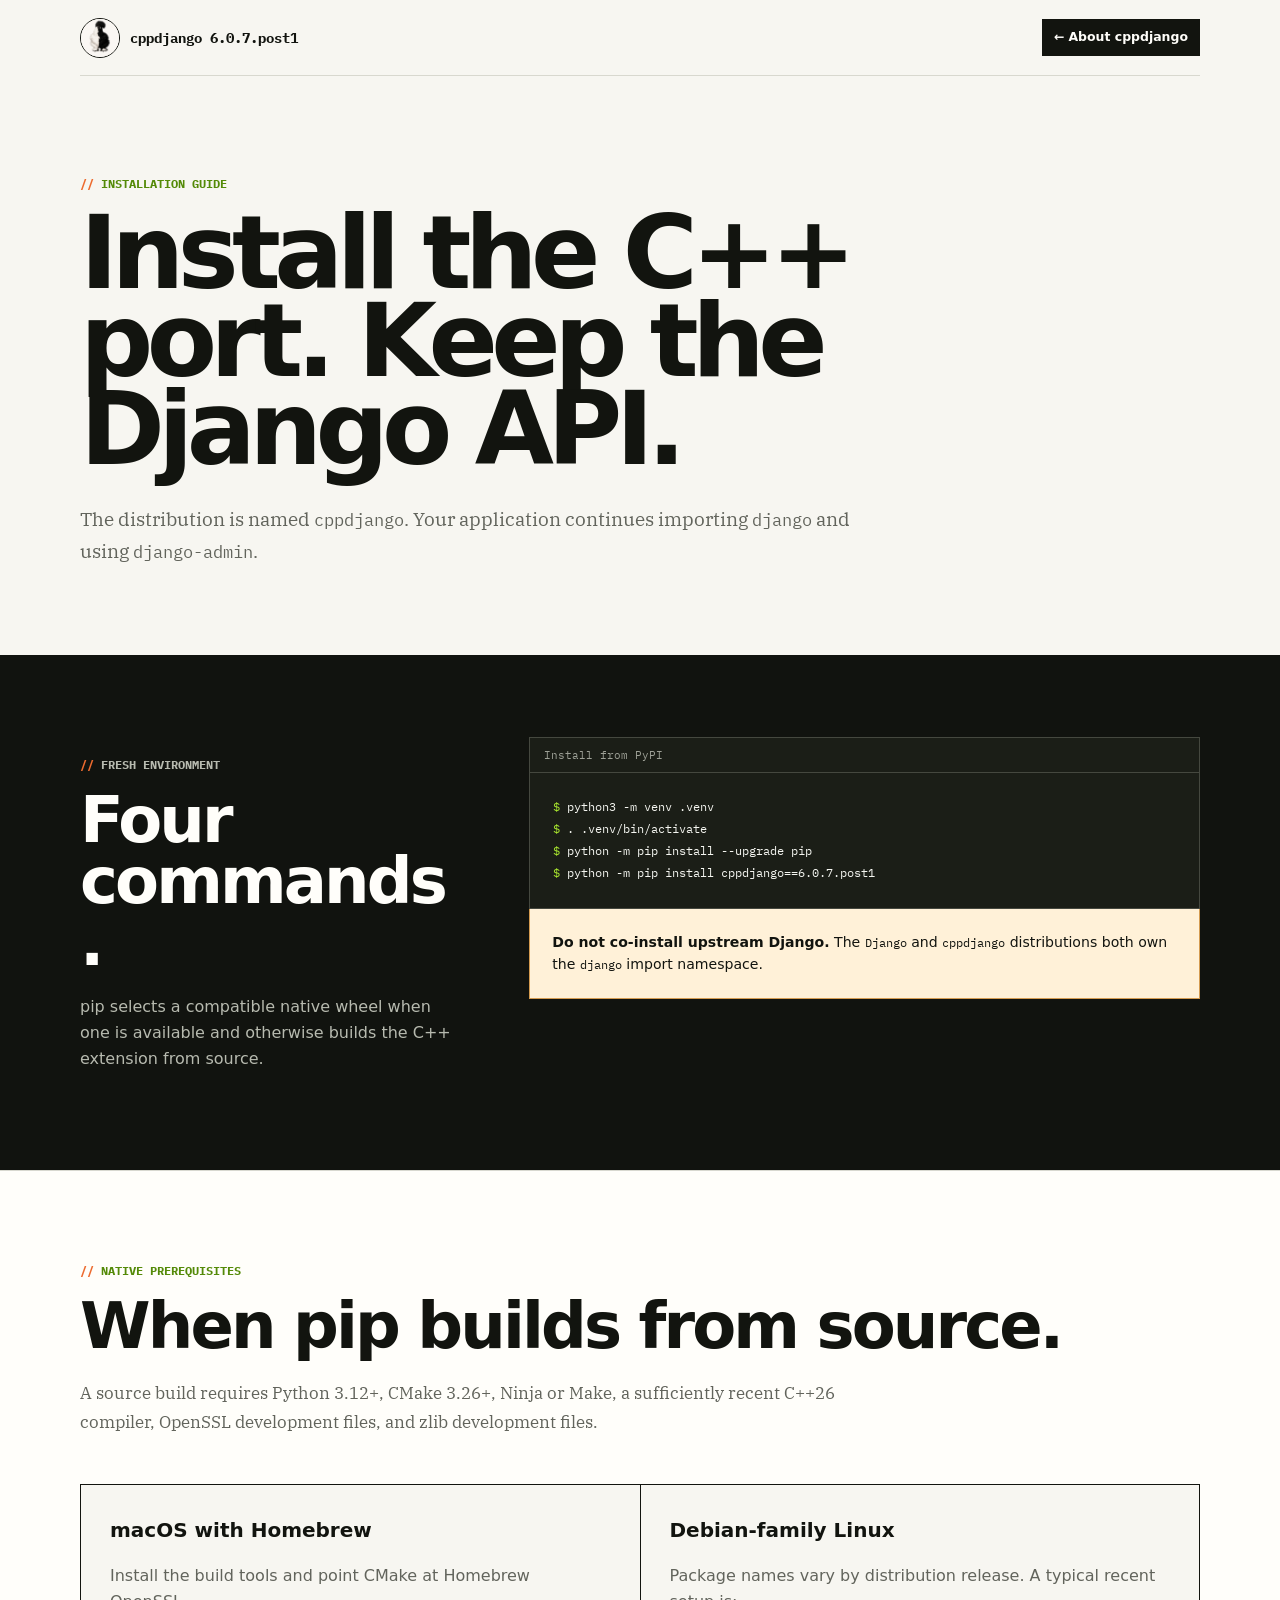
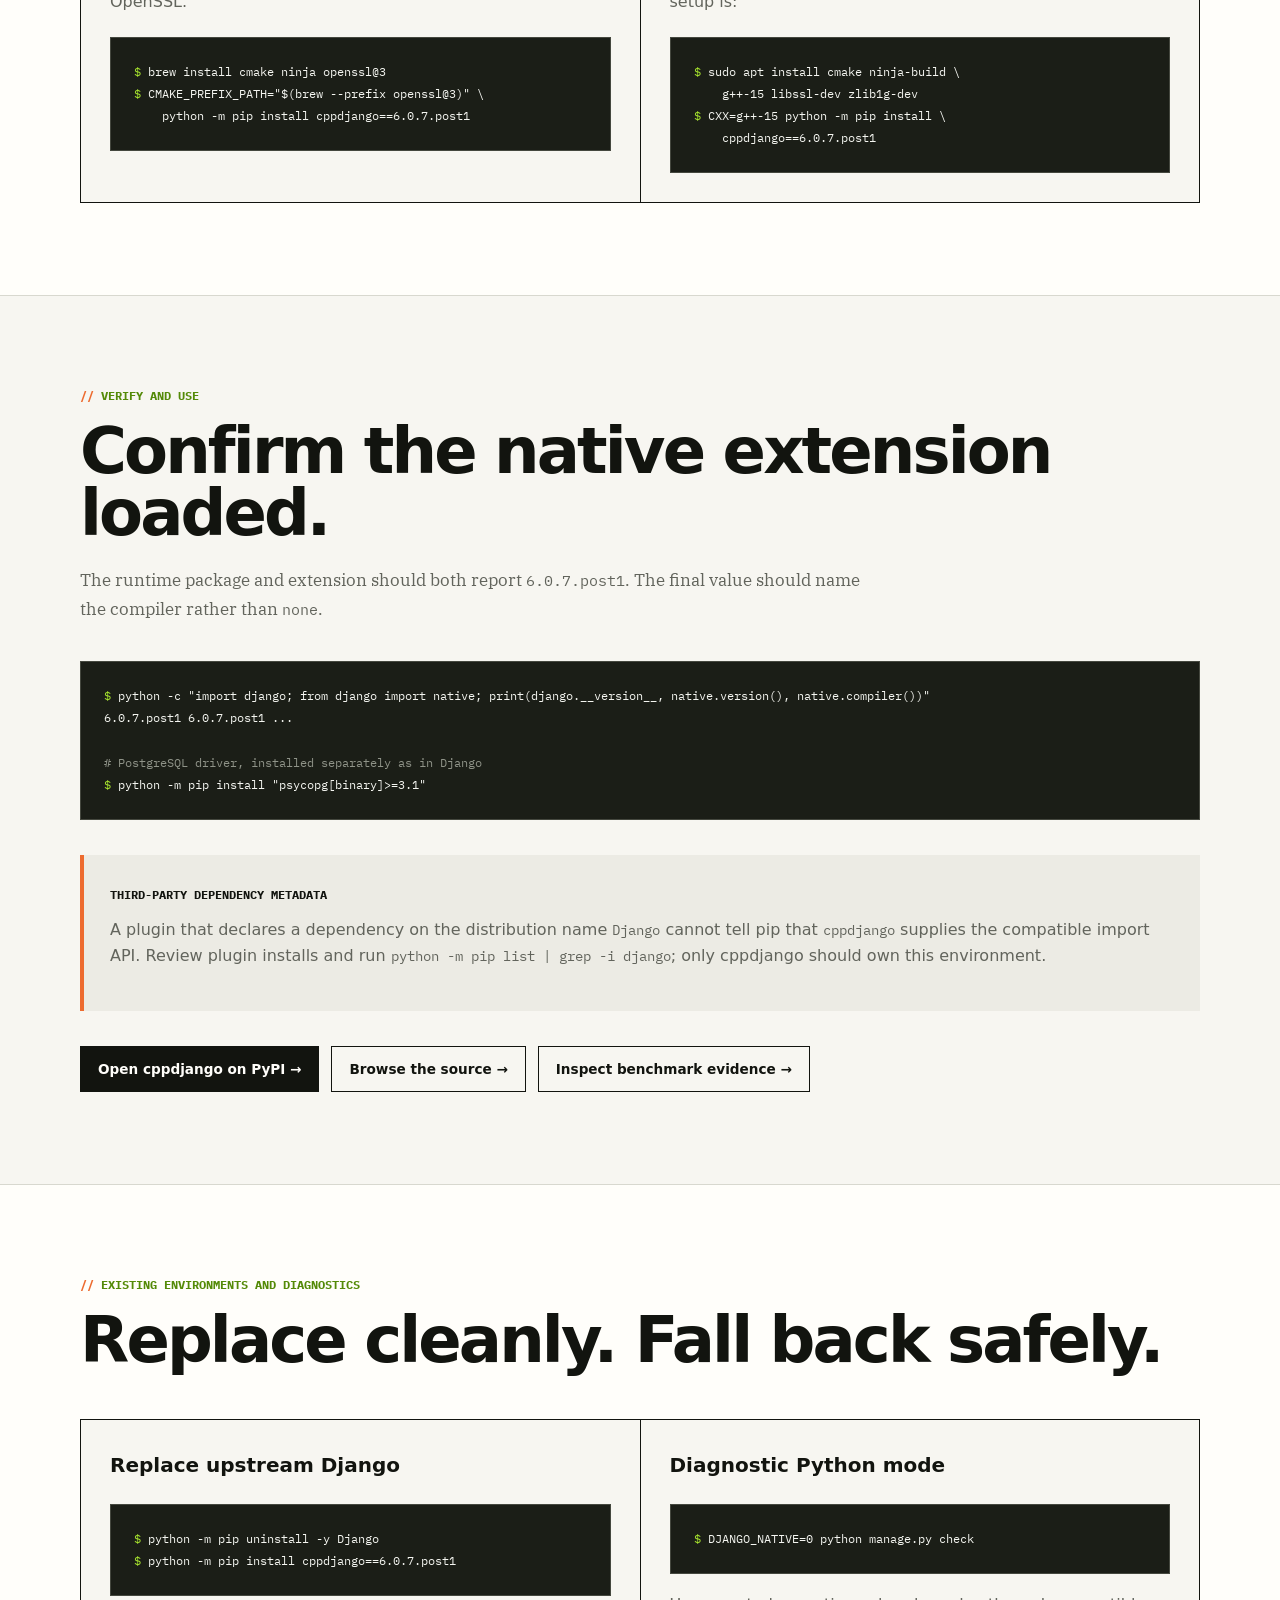
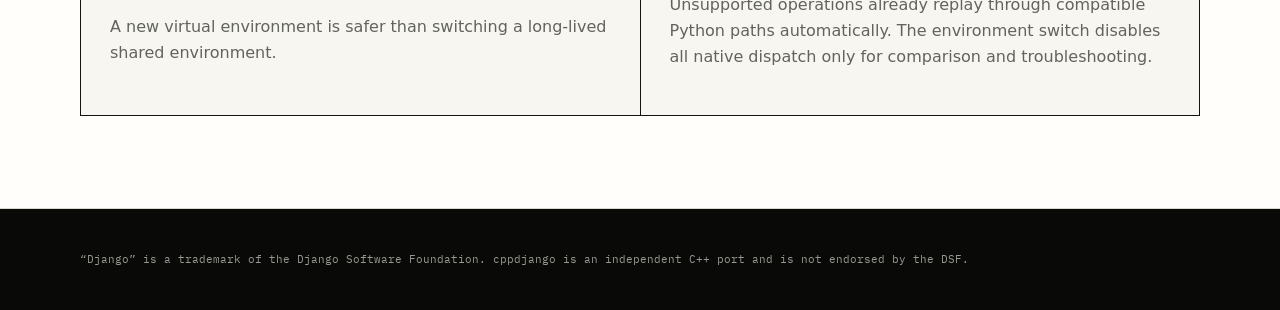
<file: html/install/index.html>
<!doctype html>
<html lang="en">
<head>
  <meta charset="utf-8">
  <meta name="viewport" content="width=device-width, initial-scale=1">
  <meta name="description" content="Install cppdjango 6.0.7.post1 from PyPI or source and verify its C++ extension.">
  <meta name="theme-color" content="#11130f">
  <link rel="canonical" href="https://django.goblinreactor.com/install/">
  <link rel="preconnect" href="https://fonts.googleapis.com">
  <link rel="preconnect" href="https://fonts.gstatic.com" crossorigin>
  <link href="https://fonts.googleapis.com/css2?family=IBM+Plex+Mono:wght@400;500;600;700&amp;family=IBM+Plex+Serif:wght@400;500;600;700&amp;display=swap" rel="stylesheet">
  <link rel="icon" href="../goblin.png" type="image/png" sizes="1254x1254">
  <title>Install cppdjango 6.0.7.post1</title>
  <style>
    :root {
      color-scheme: light;
      --ink: #12140f;
      --paper: #f7f6f1;
      --white: #fffefa;
      --muted: #62645c;
      --line: #d8d8cf;
      --acid: #a6e22e;
      --acid-dark: #548a08;
      --cyan: #0b8897;
      --orange: #ed6b2f;
      --dark: #11130f;
      --dark-soft: #1b1e17;
      --mono: "IBM Plex Mono", "SFMono-Regular", Consolas, monospace;
      --sans: Inter, ui-sans-serif, system-ui, -apple-system, BlinkMacSystemFont, "Segoe UI", sans-serif;
      --serif: "IBM Plex Serif", Georgia, serif;
      --max: 1120px;
    }
    * { box-sizing: border-box; }
    html { background: var(--dark); }
    body { margin: 0; color: var(--ink); background: var(--paper); font: 16px/1.62 var(--sans); }
    ::selection { color: var(--ink); background: var(--acid); }
    a { color: inherit; text-underline-offset: .2em; }
    a:hover { color: var(--acid-dark); }
    code { font-family: var(--mono); font-size: .88em; }
    h1, h2, h3, p, li { overflow-wrap: anywhere; }
    .header {
      display: flex;
      min-height: 76px;
      align-items: center;
      justify-content: space-between;
      gap: 24px;
      width: min(calc(100% - 40px), var(--max));
      margin: 0 auto;
      border-bottom: 1px solid var(--line);
    }
    .brand { display: flex; align-items: center; gap: 10px; font: 800 .9rem var(--mono); text-decoration: none; }
    .brand img { width: 40px; height: 40px; object-fit: cover; border: 1px solid var(--ink); border-radius: 50%; }
    .back { padding: 8px 12px; color: var(--white); background: var(--ink); font-size: .78rem; font-weight: 750; text-decoration: none; }
    .back:hover { color: var(--white); background: var(--orange); }
    .hero { padding: 100px max(20px, calc((100vw - var(--max)) / 2)) 88px; }
    .eyebrow { margin: 0 0 18px; color: var(--acid-dark); font: 750 .74rem var(--mono); text-transform: uppercase; }
    .eyebrow::before { content: "// "; color: var(--orange); }
    h1 { max-width: 950px; margin: 0; font: 900 clamp(3.7rem, 8vw, 7.5rem)/.86 var(--sans); letter-spacing: -.065em; }
    .lede { max-width: 800px; margin: 30px 0 0; color: var(--muted); font: 1.2rem/1.65 var(--serif); }
    .quick { color: var(--white); background: var(--dark); }
    .quick-inner { display: grid; grid-template-columns: .72fr 1.28fr; gap: 72px; padding: 82px max(20px, calc((100vw - var(--max)) / 2)); }
    .quick h2 { color: var(--white); }
    .quick p { margin-top: 20px; color: #b7baaf; }
    h2 { margin: 0; font: 840 clamp(2.25rem, 5vw, 4.6rem)/.96 var(--sans); letter-spacing: -.045em; }
    h3 { margin: 0 0 14px; font-size: 1.25rem; }
    .terminal { overflow-x: auto; border: 1px solid #45483f; background: var(--dark-soft); }
    .terminal-head { padding: 10px 14px; color: #9da096; border-bottom: 1px solid #45483f; font: .68rem var(--mono); }
    pre { margin: 0; padding: 23px; color: #f5f6f1; font: .75rem/1.85 var(--mono); }
    .prompt { color: var(--acid); }
    .comment { color: #8f9388; }
    .warning { padding: 22px; color: var(--ink); background: #fff1d8; border: 1px solid #d49b50; border-top: 0; font-size: .88rem; }
    .section { padding: 92px max(20px, calc((100vw - var(--max)) / 2)); }
    .section.white { background: var(--white); border-block: 1px solid var(--line); }
    .intro { max-width: 780px; margin: 22px 0 0; color: var(--muted); font: 1.08rem/1.65 var(--serif); }
    .cards { display: grid; grid-template-columns: repeat(2, minmax(0, 1fr)); gap: 1px; margin-top: 48px; border: 1px solid var(--ink); background: var(--ink); }
    .card { min-width: 0; padding: 29px; background: var(--paper); }
    .card p { color: var(--muted); }
    .card ul { padding-left: 20px; color: var(--muted); }
    .card .terminal { margin-top: 22px; }
    .note { margin-top: 35px; padding: 26px; border-left: 4px solid var(--orange); background: #ecebe4; }
    .note strong { font: 800 .78rem var(--mono); text-transform: uppercase; }
    .note p { margin-top: 10px; color: var(--muted); }
    .actions { display: flex; flex-wrap: wrap; gap: 12px; margin-top: 35px; }
    .button { padding: 11px 17px; border: 1px solid var(--ink); font-size: .85rem; font-weight: 780; text-decoration: none; }
    .button.primary { color: var(--white); background: var(--ink); }
    .button.primary:hover { color: var(--white); background: var(--acid-dark); border-color: var(--acid-dark); }
    footer { padding: 42px max(20px, calc((100vw - var(--max)) / 2)); color: #96998f; background: #090a08; font: .68rem/1.6 var(--mono); }
    @media (max-width: 760px) {
      .header { width: calc(100% - 28px); }
      .hero { padding-top: 72px; }
      h1 { font-size: clamp(3.2rem, 16vw, 5rem); }
      .quick-inner, .cards { grid-template-columns: 1fr; }
      .quick-inner { gap: 40px; }
    }
  </style>
</head>
<body>
  <header class="header">
    <a class="brand" href="../"><img src="../goblin.png" alt="" width="40" height="40">cppdjango 6.0.7.post1</a>
    <a class="back" href="../">← About cppdjango</a>
  </header>

  <main>
    <section class="hero">
      <p class="eyebrow">Installation guide</p>
      <h1>Install the C++ port. Keep the Django API.</h1>
      <p class="lede">The distribution is named <code>cppdjango</code>. Your application continues importing <code>django</code> and using <code>django-admin</code>.</p>
    </section>

    <section class="quick">
      <div class="quick-inner">
        <div>
          <p class="eyebrow">Fresh environment</p>
          <h2>Four commands.</h2>
          <p>pip selects a compatible native wheel when one is available and otherwise builds the C++ extension from source.</p>
        </div>
        <div>
          <div class="terminal">
            <div class="terminal-head">Install from PyPI</div>
            <pre><span class="prompt">$</span> python3 -m venv .venv
<span class="prompt">$</span> . .venv/bin/activate
<span class="prompt">$</span> python -m pip install --upgrade pip
<span class="prompt">$</span> python -m pip install cppdjango==6.0.7.post1</pre>
          </div>
          <div class="warning"><strong>Do not co-install upstream Django.</strong> The <code>Django</code> and <code>cppdjango</code> distributions both own the <code>django</code> import namespace.</div>
        </div>
      </div>
    </section>

    <section class="section white">
      <p class="eyebrow">Native prerequisites</p>
      <h2>When pip builds from source.</h2>
      <p class="intro">A source build requires Python 3.12+, CMake 3.26+, Ninja or Make, a sufficiently recent C++26 compiler, OpenSSL development files, and zlib development files.</p>
      <div class="cards">
        <article class="card">
          <h3>macOS with Homebrew</h3>
          <p>Install the build tools and point CMake at Homebrew OpenSSL.</p>
          <div class="terminal"><pre><span class="prompt">$</span> brew install cmake ninja openssl@3
<span class="prompt">$</span> CMAKE_PREFIX_PATH="$(brew --prefix openssl@3)" \
    python -m pip install cppdjango==6.0.7.post1</pre></div>
        </article>
        <article class="card">
          <h3>Debian-family Linux</h3>
          <p>Package names vary by distribution release. A typical recent setup is:</p>
          <div class="terminal"><pre><span class="prompt">$</span> sudo apt install cmake ninja-build \
    g++-15 libssl-dev zlib1g-dev
<span class="prompt">$</span> CXX=g++-15 python -m pip install \
    cppdjango==6.0.7.post1</pre></div>
        </article>
      </div>
    </section>

    <section class="section">
      <p class="eyebrow">Verify and use</p>
      <h2>Confirm the native extension loaded.</h2>
      <p class="intro">The runtime package and extension should both report <code>6.0.7.post1</code>. The final value should name the compiler rather than <code>none</code>.</p>
      <div class="terminal" style="margin-top: 38px"><pre><span class="prompt">$</span> python -c "import django; from django import native; print(django.__version__, native.version(), native.compiler())"
6.0.7.post1 6.0.7.post1 ...

<span class="comment"># PostgreSQL driver, installed separately as in Django</span>
<span class="prompt">$</span> python -m pip install "psycopg[binary]>=3.1"</pre></div>
      <div class="note">
        <strong>Third-party dependency metadata</strong>
        <p>A plugin that declares a dependency on the distribution name <code>Django</code> cannot tell pip that <code>cppdjango</code> supplies the compatible import API. Review plugin installs and run <code>python -m pip list | grep -i django</code>; only cppdjango should own this environment.</p>
      </div>
      <div class="actions">
        <a class="button primary" href="https://pypi.org/project/cppdjango/">Open cppdjango on PyPI →</a>
        <a class="button" href="https://github.com/adamdeprince/cppdjango">Browse the source →</a>
        <a class="button" href="../artifacts/">Inspect benchmark evidence →</a>
      </div>
    </section>

    <section class="section white">
      <p class="eyebrow">Existing environments and diagnostics</p>
      <h2>Replace cleanly. Fall back safely.</h2>
      <div class="cards">
        <article class="card">
          <h3>Replace upstream Django</h3>
          <div class="terminal"><pre><span class="prompt">$</span> python -m pip uninstall -y Django
<span class="prompt">$</span> python -m pip install cppdjango==6.0.7.post1</pre></div>
          <p style="margin-top: 18px">A new virtual environment is safer than switching a long-lived shared environment.</p>
        </article>
        <article class="card">
          <h3>Diagnostic Python mode</h3>
          <div class="terminal"><pre><span class="prompt">$</span> DJANGO_NATIVE=0 python manage.py check</pre></div>
          <p style="margin-top: 18px">Unsupported operations already replay through compatible Python paths automatically. The environment switch disables all native dispatch only for comparison and troubleshooting.</p>
        </article>
      </div>
    </section>
  </main>

  <footer>
    “Django” is a trademark of the Django Software Foundation. cppdjango is an independent C++ port and is not endorsed by the DSF.
  </footer>
</body>
</html>
</file>
